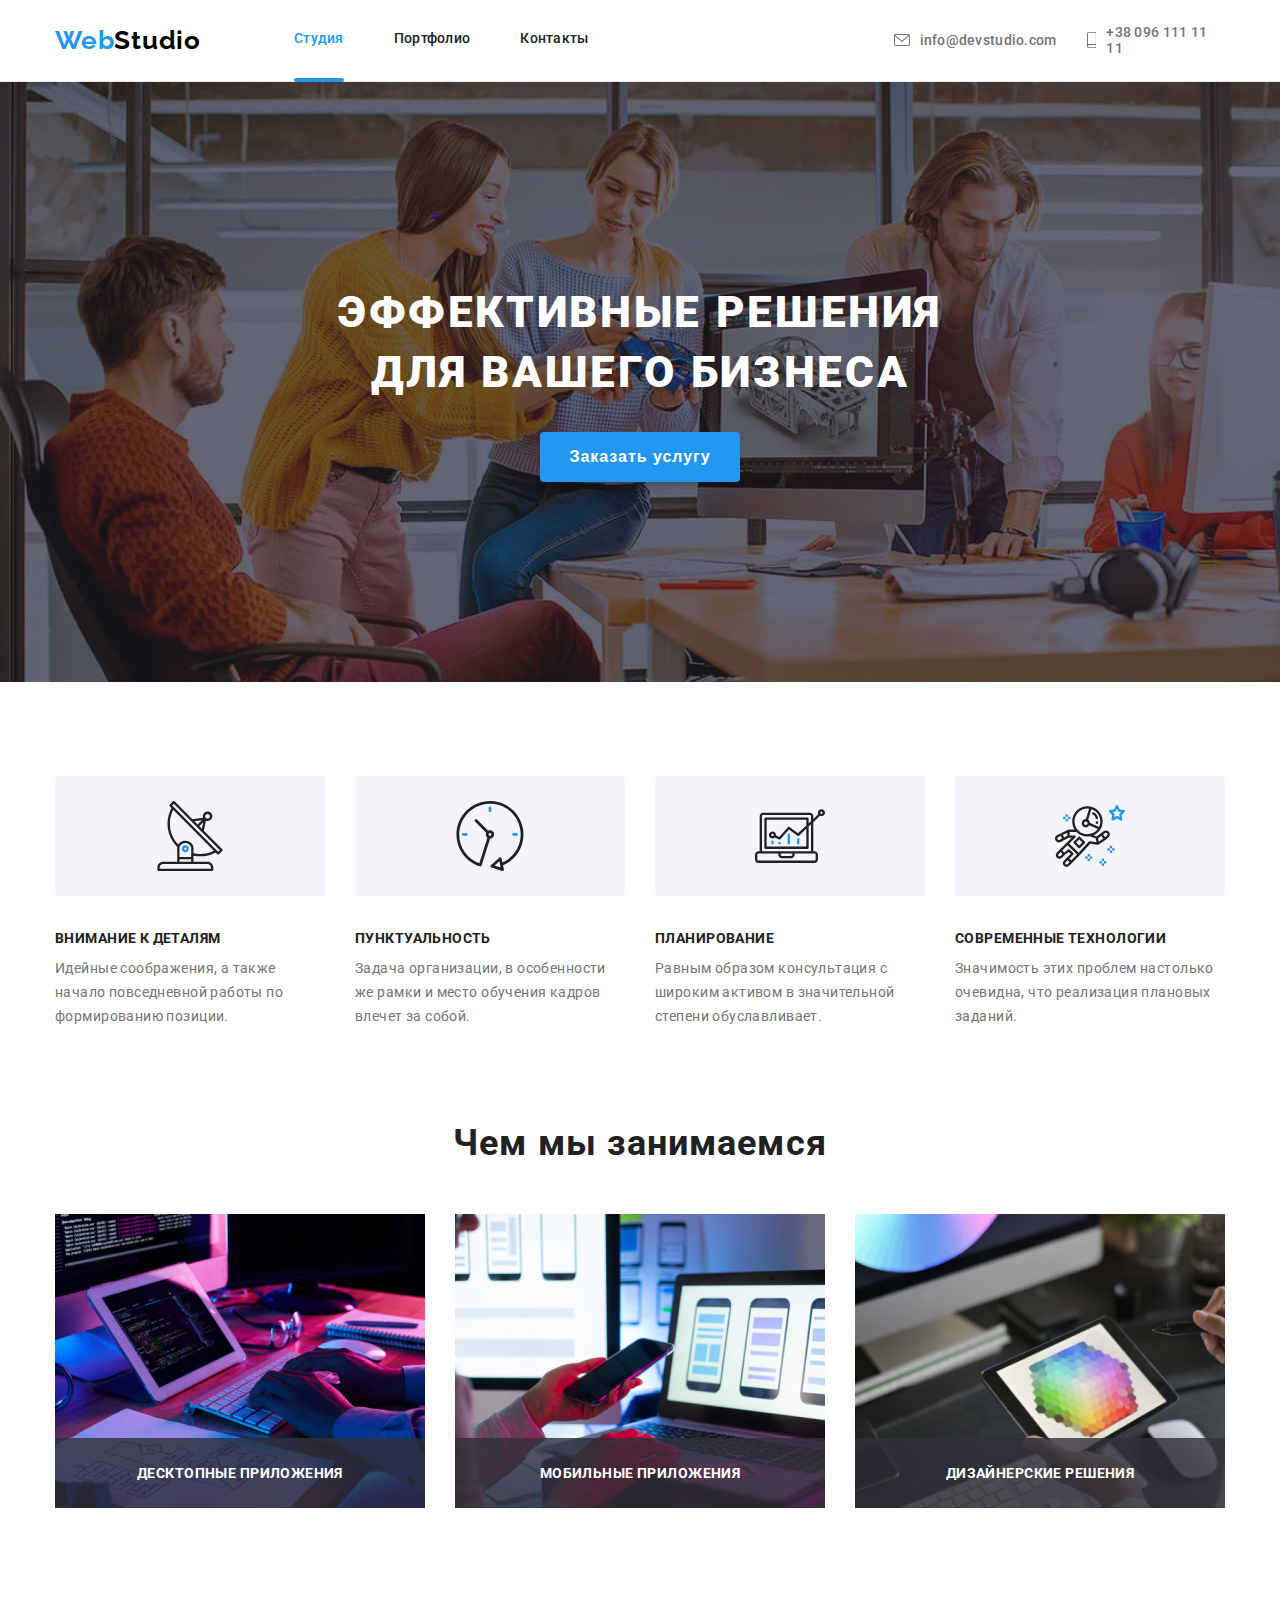
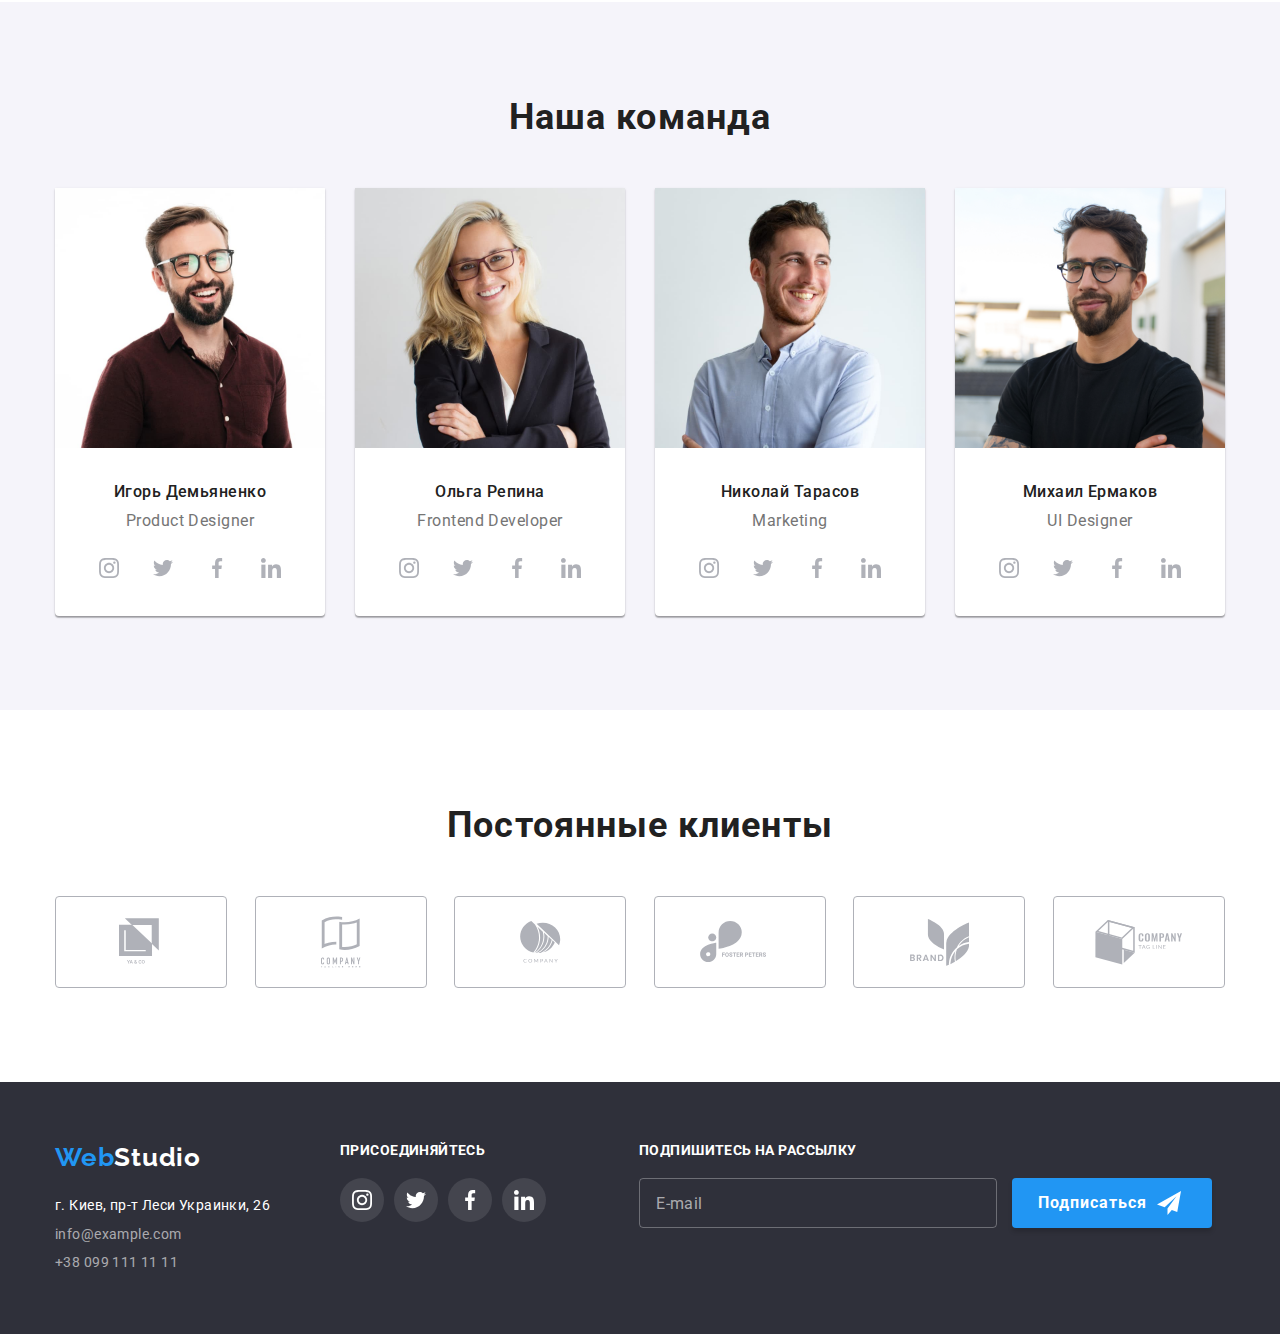
<file: index.html>
<!DOCTYPE html>
<html lang="ru">
<head>
    <meta charset="UTF-8">
    <meta name="viewport" content="width=device-width, initial-scale=1.0">
    <title>Студия</title>
    <link rel="stylesheet" href="./css/styles.css">
    <link href="https://fonts.googleapis.com/css2?family=Raleway:wght@700&family=Roboto:wght@400;500;700;900&display=swap" rel="stylesheet"/>
    <link rel="preconnect" href="https://fonts.gstatic.com">
    <link href="https://fonts.googleapis.com/css2?family=Roboto:wght@400;500;700;900&display=swap" rel="stylesheet">
</head>
<body class="body">
    <!-- Шапка страницы -->
    <header id="header">
        <div class="container">
            <div class="header-container">
                <!-- Логотип страницы -->
                <a href="./index.html" class="logo">Web<span>Studio</span></a>
                <!-- Навигация страницы -->
                <nav class="main-nav">
                    <ul class="site-nav">
                        <li>
                            <a href="./index.html" class="link current">Студия</a>
                        </li>
                        <li>
                            <a href="./portfolio.html" class="link">Портфолио</a>
                        </li>
                        <li>
                            <a href="" class="link">Контакты</a>
                        </li>
                    </ul>
                    <!-- Контакты -->
                    <ul class="contacts-nav">
                        <li>
                            <a href="mailto:info@devstudio.com">
                                <svg class="link-icon icon-email">
                                    <use href="./images/icons/sprite.svg#icon-message"></use>
                                </svg>
                                info@devstudio.com
                            </a>
                        </li>
                        <li>
                            <a href="tel:+380961111111">
                                <svg class="link-icon icon-smartphone">
                                    <use href="./images/icons/sprite.svg#icon-smartphone"></use>
                                </svg>
                                +38 096 111 11 11
                            </a>
                        </li>
                    </ul>
                </nav>
            </div>
        </div>
    </header>
    <!-- Контент страницы -->
    <main>
        <section class="block-one">
                <div class="container">
                    <div class="div-block-one">
                        <h1 class="block-one-text">Эффективные решения <br> для вашего бизнеса</h1>
                        <button data-modal-open class="button">Заказать услугу</button>
                        <div class="backdrop is-hidden" data-modal>
                            <div class="modal">
                                <button data-modal-close class="button-close">
                                    <svg class="data-modal-icon" width="11px" height="11px">
                                        <use href="./images/icons/sprite.svg#icon-close"></use>
                                    </svg>
                                </button>
                                <p>
                                    Оставьте свои данные, мы вам перезвоним
                                </p>
                                <!-- Содержимое модального окна -->
                                <div class="modal-input-div">
                                    <ul class="modal-input">
                                        <li>
                                            <div class="modal-input-text">Имя</div>
                                            <div class="modal-section">
                                                <input type="text" name="name" class="input-text">
                                                <svg class="modal-input-svg">
                                                    <use href="./images/icons/sprite.svg#icon-name"></use>
                                                </svg>
                                            </div>
                                        </li>
                                        <li>
                                            <div class="modal-input-text">Телефон</div>
                                            <div class="modal-section">
                                                <input type="tel" name="telephone" class="input-text">
                                                <svg class="modal-input-svg">
                                                    <use href="./images/icons/sprite.svg#icon-call"></use>
                                                </svg>
                                            </div>
                                        </li>
                                        <li>
                                            <div class="modal-input-text">Почта</div>
                                            <div class="modal-section">
                                                <input type="email" name="email" class="input-text">
                                                <svg class="modal-input-svg">
                                                    <use href="./images/icons/sprite.svg#icon-mess"></use>
                                                </svg>
                                            </div>
                                        </li>
                                        <li>
                                            <div class="modal-input-text">Коментарий</div>
                                            <div class="modal-section">
                                                <textarea class="comment" name="comment" placeholder="Введите текст"></textarea>
                                            </div>    
                                        </li>
                                    </ul>
                                </div>
                                <!-- Чекбокс -->
                                <div class="checkbox">
                                    <label class="lable-checkbox">
                                        <input class="input-checkbox" type="checkbox" value="agree" name="checkbox">
                                            <svg width="16" height="15">
                                                <use href="./images/icons/sprite.svg#icon-box"></use>
                                            </svg>
                                        <span class="checkbox-text">Соглашаюсь с рассылкой и принимаю</span>
                                        <a class="checkbox-link" href=""> Условия договора</a>
                                    </label>
                                </div>
                                <!-- Кнопка оправки -->
                                <div class="modal-send">
                                    <button class="send-button">Отправить</button>
                                </div>
                            </div>
                        </div>
                    </div>
                </div>
        </section>
        <!-- Особенности -->
        <section class="features-section">
            <div class="container">
                <ul class="features">
                    <li>
                        <img src="./images/Rectangle 1.svg" alt="features" width="270px">
                        <h3>ВНИМАНИЕ К ДЕТАЛЯМ</h3>
                        <p>Идейные соображения, а также начало повседневной работы по формированию позиции.</p>
                    </li>
                    <li>
                        <img src="./images/Rectangle 2.svg" alt="features" width="270px">
                        <h3>ПУНКТУАЛЬНОСТЬ</h3>
                        <p>Задача организации, в особенности же рамки и место обучения кадров влечет за собой.</p>
                    </li>
                    <li>
                        <img src="./images/Rectangle 3.svg" alt="features" width="270px">
                        <h3>ПЛАНИРОВАНИЕ</h3>
                        <p>Равным образом консультация с широким активом в значительной степени обуславливает.</p>
                    </li>
                    <li>
                        <img src="./images/Rectangle 4.svg" alt="features" width="270px">
                        <h3>СОВРЕМЕННЫЕ ТЕХНОЛОГИИ</h3>
                        <p>Значимость этих проблем настолько очевидна, что реализация плановых заданий.</p>
                    </li>
                </ul>
            </div>
        </section>
        <!-- Чем мы занимаемся-->
        <section class="work">
            <div class="container">
                <div class="work-div">
                    <h2>Чем мы занимаемся</h2>
                        <ul class="work-ul">
                            <li>
                                <div class="work-img">
                                    <img src="./images/img01.png" alt="изображение" width="370">
                                    <div class="work-text">
                                        <p>ДЕСКТОПНЫЕ ПРИЛОЖЕНИЯ</p>
                                    </div>
                                </div>
                            </li>
                            <li>
                                <div class="work-img">
                                    <img src="./images/img02.png" alt="изображение" width="370">
                                    <div class="work-text">
                                        <p>МОБИЛЬНЫЕ ПРИЛОЖЕНИЯ</p>
                                    </div>
                                </div>
                            </li>
                            <li>
                                <div class="work-img">
                                    <img src="./images/img03.png" alt="изображение" width="370">
                                    <div class="work-text">
                                        <p>ДИЗАЙНЕРСКИЕ РЕШЕНИЯ</p>
                                    </div>
                                </div>
                            </li>
                        </ul>
                </div>
            </div>
        </section>
        <!-- Наша команда -->
        <section class="commands">
            <div class="container">
                <div class="commands-div">
                    <h2>Наша команда</h2>
                    <ul class="commands-list">
                        <li>
                            <img src="./images/people01.jpg" alt="Игорь Демьяненко" width="270">
                            <div class="commands-text">
                                <h3>Игорь Демьяненко</h3>
                                <p>Product Designer</p>
                                <div class="social-list">
                                    <a href="" class="social-list-link">
                                        <svg class="social-list-icon" width="44px" height="44px">
                                            <use href="./images/icons/sprite.svg#icon-instagram">
                                            </use>
                                        </svg>
                                    </a>
                                    <a href="" class="social-list-link">
                                        <svg class="social-list-icon">
                                            <use href="./images/icons/sprite.svg#icon-twitter"></use>
                                        </svg>
                                    </a>
                                    <a href="" class="social-list-link">
                                        <svg class="social-list-icon">
                                            <use href="./images/icons/sprite.svg#icon-facebook"></use>
                                        </svg>
                                    </a>
                                    <a href="" class="social-list-link">
                                        <svg class="social-list-icon">
                                            <use href="./images/icons/sprite.svg#icon-linkedin"></use>
                                        </svg>
                                    </a>
                                </div>
                            </div>
                        </li>
                        <li>
                            <img src="./images/people02.jpg" alt="Ольга репина" width="270">
                            <div class="commands-text">
                                <h3>Ольга Репина</h3>
                                <p>Frontend Developer</p>
                                <div class="social-list">
                                    <a href="" class="social-list-link">
                                        <svg class="social-list-icon" width="44px" height="44px">
                                            <use href="./images/icons/sprite.svg#icon-instagram"></use>
                                        </svg>
                                    </a>
                                    <a href="" class="social-list-link">
                                        <svg class="social-list-icon">
                                            <use href="./images/icons/sprite.svg#icon-twitter"></use>
                                        </svg>
                                    </a>
                                    <a href="" class="social-list-link">
                                        <svg class="social-list-icon">
                                            <use href="./images/icons/sprite.svg#icon-facebook"></use>
                                        </svg>
                                    </a>
                                    <a href="" class="social-list-link">
                                        <svg class="social-list-icon">
                                            <use href="./images/icons/sprite.svg#icon-linkedin"></use>
                                        </svg>
                                    </a>
                                </div>
                            </div>
                        </li>
                        <li>
                            <img src="./images/people03.jpg" alt="Николай Тарасов" width="270">
                            <div class="commands-text">
                                <h3>Николай Тарасов</h3>
                                <p>Marketing</p>
                                <div class="social-list">
                                    <a href="" class="social-list-link">
                                        <svg class="social-list-icon" width="44px" height="44px">
                                            <use href="./images/icons/sprite.svg#icon-instagram"></use>
                                        </svg>
                                    </a>
                                    <a href="" class="social-list-link">
                                        <svg class="social-list-icon">
                                            <use href="./images/icons/sprite.svg#icon-twitter"></use>
                                        </svg>
                                    </a>
                                    <a href="" class="social-list-link">
                                        <svg class="social-list-icon">
                                            <use href="./images/icons/sprite.svg#icon-facebook"></use>
                                        </svg>
                                    </a>
                                    <a href="" class="social-list-link">
                                        <svg class="social-list-icon">
                                            <use href="./images/icons/sprite.svg#icon-linkedin"></use>
                                        </svg>
                                    </a>
                                </div>
                            </div>
                        </li>
                        <li>
                            <img src="./images/people04.png" alt="Михаил Ермаков" width="270">
                            <div class="commands-text">
                                <h3>Михаил Ермаков</h3>
                                <p>UI Designer</p>
                                <div class="social-list">
                                    <a href="" class="social-list-link">
                                        <svg class="social-list-icon" width="44px" height="44px">
                                            <use href="./images/icons/sprite.svg#icon-instagram"></use>
                                        </svg>
                                    </a>
                                    <a href="" class="social-list-link">
                                        <svg class="social-list-icon">
                                            <use href="./images/icons/sprite.svg#icon-twitter"></use>
                                        </svg>
                                    </a>
                                    <a href="" class="social-list-link">
                                        <svg class="social-list-icon">
                                            <use href="./images/icons/sprite.svg#icon-facebook"></use>
                                        </svg>
                                    </a>
                                    <a href="" class="social-list-link">
                                        <svg class="social-list-icon">
                                            <use href="./images/icons/sprite.svg#icon-linkedin"></use>
                                        </svg>
                                    </a>
                                </div>
                            </div>
                        </li>
                    </ul>
                </div>
            </div>
        </section>
        <!-- Постоянные клиенты -->
        <section class="clients">
            <div class="container">
                <div class="clients-div">
                    <h2>Постоянные клиенты</h2>
                    <ul class="clients-list">
                        <li>
                            <a href="" class="clients-link">
                                <svg class="clients-icon" width="44px" height="49px">
                                    <use href="./images/icons/sprite.svg#icon-client-1"></use>
                                </svg>
                            </a>
                        </li>
                        <li>
                            <a href="" class="clients-link">
                                <svg class="clients-icon" width="40px" height="52px">
                                    <use href="./images/icons/sprite.svg#icon-client-2"></use>
                                </svg>
                            </a>
                        </li>
                        <li>
                            <a href="" class="clients-link">
                                <svg class="clients-icon" width="41px" height="42px">
                                    <use href="./images/icons/sprite.svg#icon-client-3"></use>
                                </svg>
                            </a>
                        </li>
                        <li>
                            <a href="" class="clients-link">
                                <svg class="clients-icon" width="79px" height="42px">
                                    <use href="./images/icons/sprite.svg#icon-client-4"></use>
                                </svg>
                            </a>
                        </li>
                        <li>
                            <a href="" class="clients-link">
                                <svg class="clients-icon" width="59px" height="47px">
                                    <use href="./images/icons/sprite.svg#icon-client-5"></use>
                                </svg>
                            </a>
                        </li>
                        <li>
                            <a href="" class="clients-link">
                                <svg class="clients-icon" width="88px" height="45px">
                                    <use href="./images/icons/sprite.svg#icon-client-6"></use>
                                </svg>
                            </a>
                        </li>
                    </ul>
                </div>
            </div>
        </section>
    </main>
    <!-- Подвал страницы -->
    <footer class="page-footer">
        <div class="container">
            <div class="footer-div">
                <div class="footer-container">
                    <a href="./index.html" class="footer-logo">Web<span>Studio</span></a>
                    <!-- Адрес и контакты -->
                    <address class="footer-address">
                        <ul class="adress-footer">
                            <li class="adress">г. Киев, пр-т Леси Украинки, 26</li>
                            <li><a href="mailto:info@example.com">info@example.com</a></li>
                            <li><a href="tel:+380991111111">+38 099 111 11 11</a></li>
                        </ul>
                    </address>
                </div>
                <div class="footer-social">
                    <p class="footer-social-description">ПРИСОЕДИНЯЙТЕСЬ</p>
                    <ul class="footer-social-list">
                        <li>
                            <a href="" class="footer-social-link">
                                <svg class="footer-social-icon">
                                    <use href="./images/icons/sprite.svg#icon-instagram"></use>
                                </svg>
                            </a>
                        </li>
                        <li>
                            <a href="" class="footer-social-link">
                                <svg class="footer-social-icon">
                                    <use href="./images/icons/sprite.svg#icon-twitter"></use>
                                </svg>
                            </a>
                        </li>
                        <li>
                            <a href="" class="footer-social-link">
                                <svg class="footer-social-icon">
                                    <use href="./images/icons/sprite.svg#icon-facebook"></use>
                                </svg>
                            </a>
                        </li>
                        <li>
                            <a href="" class="footer-social-link">
                                <svg class="footer-social-icon">
                                    <use href="./images/icons/sprite.svg#icon-linkedin"></use>
                                </svg>
                            </a>
                        </li>
                    </ul>
                </div>
                <!-- Подписка -->
                <div class="subscription">
                    <p>ПОДПИШИТЕСЬ НА РАССЫЛКУ</p>
                    <div class="subscription-div">
                        <input type="email" name="email" placeholder="E-mail" class="subscription-input">
                        <button class="button-subscription">
                            <span>Подписаться</span>
                            <svg>
                                <use href="./images/icons/sprite.svg#icon-send"></use>
                            </svg>
                        </button>
                    </div>
                </div>
            </div>
        </div>
    </footer>

    <script src="./js/modal.js"></script>
</body>
</html>
</file>
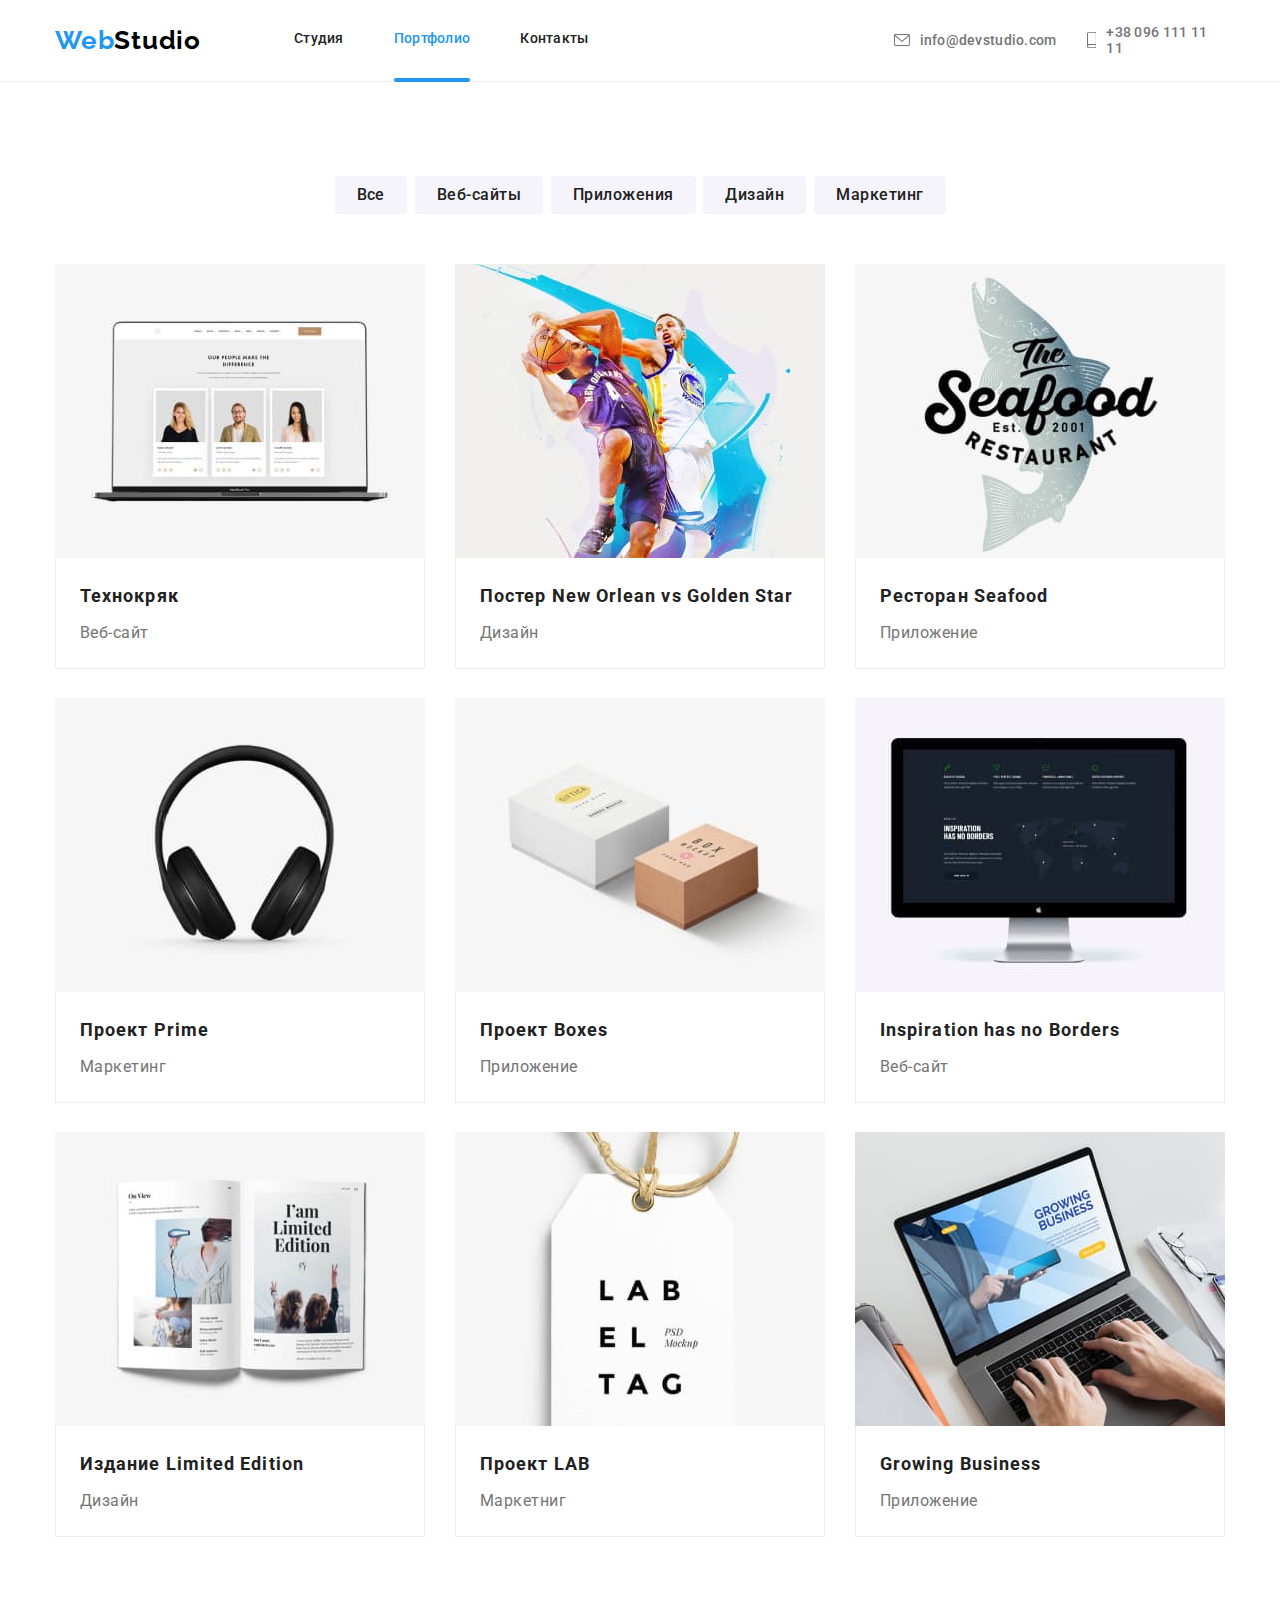
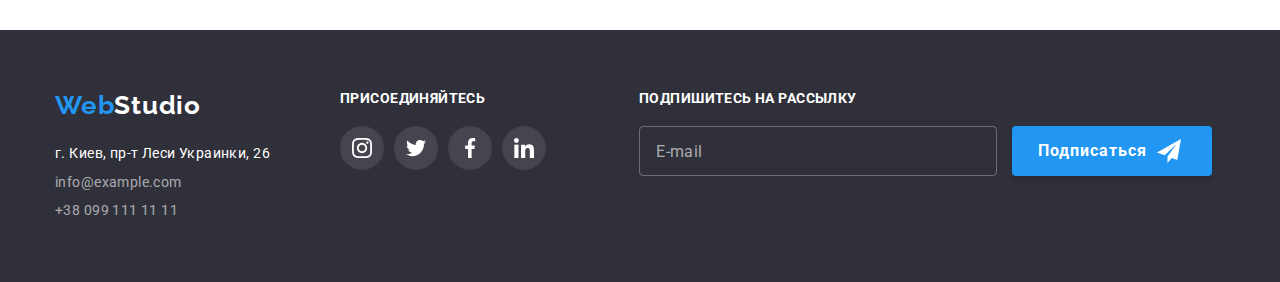
<file: portfolio.html>
<!DOCTYPE html>
<html lang="ru">
<head>
    <meta charset="UTF-8">
    <meta name="viewport" content="width=device-width, initial-scale=1.0">
    <title>Портфолио</title>
    <link rel="stylesheet" href="./css/styles.css">
    <link href="https://fonts.googleapis.com/css2?family=Raleway:wght@700&family=Roboto:wght@400;500;700;900&display=swap" rel="stylesheet"/>
    <link rel="preconnect" href="https://fonts.gstatic.com">
    <link href="https://fonts.googleapis.com/css2?family=Roboto:wght@400;500;700;900&display=swap" rel="stylesheet">
</head>
<body class="body">
    <!-- Шапка страницы -->
    <header id="header">
        <div class="container">
            <div class="header-container">
                <!-- Логотип страницы -->
                <a href="./index.html" class="logo">Web<span>Studio</span></a>
                <!-- Навигация страницы -->
                <nav class="main-nav">
                    <ul class="site-nav">
                        <li><a href="./index.html" class="link">Студия</a></li>
                        <li><a href="./portfolio.html" class="link current">Портфолио</a></li>
                        <li><a href="" class="link">Контакты</a></li>
                    </ul>
                    <!-- Контакты -->
                    <ul class="contacts-nav">
                        <li>
                            <a href="mailto:info@devstudio.com">
                                <svg class="link-icon icon-email">
                                    <use href="./images/icons/sprite.svg#icon-message"></use>
                                </svg>
                                info@devstudio.com
                            </a>
                        </li>
                        <li>
                            <a href="tel:+380961111111">
                                <svg class="link-icon icon-smartphone">
                                    <use href="./images/icons/sprite.svg#icon-smartphone"></use>
                                </svg>
                                +38 096 111 11 11
                            </a>
                        </li>
                    </ul>
                </nav>
            </div>
        </div>
    </header>
    <!--Контент страницы-->
    <main>
        <!-- <div class="container"> -->
            <!-- Проекты -->
            <section class="portfolio">
                <div class="container">
                    <div class="portfolio-div">
                        <ul class="portfolio-nav">
                            <li><button>Все</button></li>
                            <li><button>Веб-сайты</button></li>
                            <li><button>Приложения</button></li>
                            <li><button>Дизайн</button></li>
                            <li><button>Маркетинг</button></li>
                        </ul>
                        <ul class="projects">
                                <li>
                                    <a href="">
                                        <div class="projects-image">
                                            <img src="./images/portfolio/project_01.jpg" alt="project 1" width="370">
                                            <div class="overlay">
                                                <p>Технокряк это современная площадка распространения коронавируса. Компании используют эту платформу для цифрового шпионажа и атак на защищённые сервера конкурентов.</p>
                                            </div>
                                        </div>
                                        <div class="projects-text">
                                            <h3>Технокряк</h3>
                                            <p>Веб-сайт</p>
                                        </div>
                                    </a>
                                </li>
                            <li>
                                <a href="">
                                    <div class="projects-image">
                                        <img src="./images/portfolio/project_02.jpg" alt="project 2" width="370">
                                        <div class="overlay">
                                            <p>Технокряк это современная площадка распространения коронавируса. Компании используют эту платформу для цифрового шпионажа и атак на защищённые сервера конкурентов.</p>
                                        </div>
                                    </div>
                                    <div class="projects-text">
                                        <h3>Постер New Orlean vs Golden Star</h3>
                                        <p>Дизайн</p>
                                    </div>
                                </a>
                            </li>
                            <li>
                                <a href="">
                                    <div class="projects-image">
                                        <img src="./images/portfolio/project_03.jpg" alt="project 3" width="370">
                                        <div class="overlay">
                                            <p>Технокряк это современная площадка распространения коронавируса. Компании используют эту платформу для цифрового шпионажа и атак на защищённые сервера конкурентов.</p>
                                        </div>
                                    </div>
                                    <div class="projects-text">
                                        <h3>Ресторан Seafood</h3>
                                        <p>Приложение</p>
                                    </div>
                                </a>
                            </li>
                            <li>
                                <a href="">
                                    <div class="projects-image">
                                        <img src="./images/portfolio/project_04.jpg" alt="project 4" width="370">
                                        <div class="overlay">
                                            <p>Технокряк это современная площадка распространения коронавируса. Компании используют эту платформу для цифрового шпионажа и атак на защищённые сервера конкурентов.</p>
                                        </div>
                                    </div>
                                    <div class="projects-text">
                                        <h3>Проект Prime</h3>
                                        <p>Маркетинг</p>
                                    </div>
                                </a>
                            </li>
                            <li>
                                <a href="">
                                    <div class="projects-image">
                                        <img src="./images/portfolio/project_05.jpg" alt="project 5" width="370">
                                        <div class="overlay">
                                            <p>Технокряк это современная площадка распространения коронавируса. Компании используют эту платформу для цифрового шпионажа и атак на защищённые сервера конкурентов.</p>
                                        </div>
                                    </div>
                                    <div class="projects-text">
                                        <h3>Проект Boxes</h3>
                                        <p>Приложение</p>
                                    </div>
                                </a>
                            </li>
                            <li>
                                <a href="">
                                    <div class="projects-image">
                                        <img src="./images/portfolio/project_06.jpg" alt="project 6" width="370">
                                        <div class="overlay">
                                            <p>Технокряк это современная площадка распространения коронавируса. Компании используют эту платформу для цифрового шпионажа и атак на защищённые сервера конкурентов.</p>
                                        </div>
                                    </div>
                                    <div class="projects-text">
                                        <h3>Inspiration has no Borders</h3>
                                        <p>Веб-сайт</p>
                                    </div>
                                </a>
                            </li>
                            <li>
                                <a href="">
                                    <div class="projects-image">
                                        <img src="./images/portfolio/project_07.jpg" alt="project 7" width="370">
                                        <div class="overlay">
                                            <p>Технокряк это современная площадка распространения коронавируса. Компании используют эту платформу для цифрового шпионажа и атак на защищённые сервера конкурентов.</p>
                                        </div>
                                    </div>
                                    <div class="projects-text">
                                        <h3>Издание Limited Edition</h3>
                                        <p>Дизайн</p>
                                    </div>
                                </a>
                            </li>
                            <li>
                                <a href="">
                                    <div class="projects-image">
                                        <img src="./images/portfolio/project_08.jpg" alt="project 8" width="370">
                                        <div class="overlay">
                                            <p>Технокряк это современная площадка распространения коронавируса. Компании используют эту платформу для цифрового шпионажа и атак на защищённые сервера конкурентов.</p>
                                        </div>
                                    </div>
                                    <div class="projects-text">
                                        <h3>Проект LAB</h3>
                                        <p>Маркетниг</p>
                                    </div>
                                </a>
                            </li>
                            <li>
                                <a href="">
                                    <div class="projects-image">
                                        <img src="./images/portfolio/project_09.jpg" alt="project 9" width="370">
                                        <div class="overlay">
                                            <p>Технокряк это современная площадка распространения коронавируса. Компании используют эту платформу для цифрового шпионажа и атак на защищённые сервера конкурентов.</p>
                                        </div>
                                    </div>
                                    <div class="projects-text">
                                        <h3>Growing Business</h3>
                                        <p>Приложение</p>
                                    </div>
                                </a>
                            </li>
                        </ul>
                    </div>
                </div>
            </section>
        <!-- </div> -->
    </main>
    <!--Підвал сторінки-->
    <footer class="page-footer">
        <div class="container">
            <div class="footer-div">
                <div class="footer-container">
                    <a href="./index.html" class="footer-logo">Web<span>Studio</span></a>
                    <!-- Адрес и контакты -->
                    <address class="footer-address">
                        <ul class="adress-footer">
                            <li class="adress">г. Киев, пр-т Леси Украинки, 26</li>
                            <li><a href="mailto:info@example.com">info@example.com</a></li>
                            <li><a href="tel:+380991111111">+38 099 111 11 11</a></li>
                        </ul>
                    </address>
                </div>
                <div class="footer-social">
                    <p class="footer-social-description">ПРИСОЕДИНЯЙТЕСЬ</p>
                    <ul class="footer-social-list">
                        <li>
                            <a href="" class="footer-social-link">
                                <svg class="footer-social-icon">
                                    <use href="./images/icons/sprite.svg#icon-instagram"></use>
                                </svg>
                            </a>
                        </li>
                        <li>
                            <a href="" class="footer-social-link">
                                <svg class="footer-social-icon">
                                    <use href="./images/icons/sprite.svg#icon-twitter"></use>
                                </svg>
                            </a>
                        </li>
                        <li>
                            <a href="" class="footer-social-link">
                                <svg class="footer-social-icon">
                                    <use href="./images/icons/sprite.svg#icon-facebook"></use>
                                </svg>
                            </a>
                        </li>
                        <li>
                            <a href="" class="footer-social-link">
                                <svg class="footer-social-icon">
                                    <use href="./images/icons/sprite.svg#icon-linkedin"></use>
                                </svg>
                            </a>
                        </li>
                    </ul>
                </div>
                <!-- Подписка -->
                <div class="subscription">
                    <p>ПОДПИШИТЕСЬ НА РАССЫЛКУ</p>
                    <div class="subscription-div">
                        <input type="email" name="email" placeholder="E-mail" class="subscription-input">
                        <button class="button-subscription">
                            <span>Подписаться</span>
                            <svg>
                                <use href="./images/icons/sprite.svg#icon-send"></use>
                            </svg>
                        </button>
                    </div>
                </div>
            </div>
        </div>
    </footer>
</body>
</html>
</file>
<file: css/styles.css>
:root { 
    --text-color-black: #212121;
    --text-color-grey: #757575;
    --text-color-white: #FFFFFF;
    --accent-color: #2196F3;
    --bt-primary: #F5F4FA;
    --bt-second: #2196F3;
    --background-color: #2F303A;
    --icon-collor: #AFB1B8;
    --border-color: #EEEEEE;
    --black-color: #000000;
    --border-header: #ECECEC;
    --animation-timing: cubic-bezier(0.4, 0, 0.2, 1);
}

*{
    margin: 0;
    padding: 0;
}

*
*::before,
*::after{
    box-sizing: inherit;
}

ul{
    list-style: none;
}

.is-hidden{
    display: none;
}

a {
    text-decoration: none;
  }

h2{
    font-weight: 700;
    font-size: 36px;
    line-height: 42px;
    letter-spacing: 0.03em;
    color: var(--text-color-black);
}

.body{
    margin: 0;
    font-family: Roboto, sans-serif;
    background: var(--text-color-white);
}

/*Шапка страницы*/
#header{
    background: var(--text-color-white);
    padding-top: 24px;
    padding-bottom: 25px;
    border-bottom: 1px solid var(--border-header);
}

.header-container{
    display: flex;
    align-items: center;
    justify-content: space-between;
}

.logo{
    font-family: Raleway;
    font-style: normal;
    font-weight: 700;
    font-size: 26px;
    line-height: 31px;
    letter-spacing: 0.03em;
    color: var(--accent-color);
    margin-right: 93px;
}

.logo span{
    color: var(--black-color);
}

/*Навигация страницы*/
.main-nav{
    display: flex;
    align-items: center;
}

.site-nav{
    display: flex;
    margin-right: 305px;
}

.site-nav a{
    color: var(--text-color-black);
    font-weight: 500;
    font-size: 14px;
    line-height: 16px;
    letter-spacing: 0.02em;
    transition: 250ms cubic-bezier(0.4, 0, 0.2, 1);
}

.site-nav li:nth-child(-n+2){
    padding-right: 50px;
}

.site-nav li{
    display: flex;
    justify-content: space-around;
}

.site-nav a:hover,
.site-nav a:focus{
    color: var(--bt-second);
    transition: 250ms cubic-bezier(0.4, 0, 0.2, 1);
}

.site-nav .link.current{
    color: var(--accent-color);
}

.site-nav .link.current::after{
    display: box;
    background: currentColor;
    content: "";
    width: inherit;
    height: 4px;
    border-radius: 2px;
    display: flex;
    position: relative;
    top: 31.5px;
}

/*Контакты*/
.contacts-nav{
    display: flex;
}

.contacts-nav li{
    display: flex;
    align-items: center;
}

.contacts-nav li:nth-child(1){
    padding-right: 30px;
}

.contacts-nav a{
    font-weight: 500;
    font-size: 14px;
    line-height: 16px;
    letter-spacing: 0.02em;
    color: var(--text-color-grey);
    display: flex;
    align-items: center;
    transition: 250ms cubic-bezier(0.4, 0, 0.2, 1);
}

.contacts-nav a:hover,
.contacts-nav a:focus{
    font-weight: 500;
    font-size: 14px;
    line-height: 16px;
    letter-spacing: 0.02em;
    color: var(--bt-second);
    transition: 250ms cubic-bezier(0.4, 0, 0.2, 1);
}

.link-icon{
    fill: currentColor;
    padding-right: 10px;
}

.icon-email{
    width: 16px;
    height: 12px;
}

.icon-smartphone{
    width: 10px;
    height: 16px;
}

/*Контент страницы*/
.container{
    width: 1170px;
    padding-top: 0px;
    padding-right: 15px;
    padding-bottom: 0px;
    padding-left: 15px;
    margin-left: auto;
    margin-right: auto;
    position: relative;
}

.block-one{
    text-align: center;
    background-color: #c4c4c4;
    background-image: linear-gradient(
        to right,    
     rgba(47, 48, 58, 0.4),
     rgba(47, 48, 58, 0.4)
    ), url('../images/Img-overlay.jpg');
    background-size: cover;
    padding-top: 200px;
    padding-bottom: 200px;
}

.div-block-one{
    display: flex;
    flex-direction: column;
    align-items: center;
    position: relative;
}

.block-one-text{
    font-weight: 900;
    font-size: 44px;
    line-height: 60px;
    letter-spacing: 0.06em;
    text-transform: uppercase;
    color: var(--text-color-white);
    margin: 0;
}

.button {
    width: 200px;
    height: 50px;
    background: var(--bt-second);
    box-shadow: 0px 4px 4px rgba(0, 0, 0, 0.15);
    border-radius: 4px;
    font-weight: 700;
    font-size: 16px;
    line-height: 30px;
    letter-spacing: 0.06em;
    display: flex;
    justify-content: center;
    align-items: center;
    margin-top: 30px;
    margin-left: auto;
    margin-right: auto;
    color: var(--text-color-white);
    border: 0;
    outline: none;
}

.backdrop{
    position: fixed;
    top: 0;
    left: 0;
    width: 100%;
    height: 100%;
    background: rgba(0, 0, 0, 0.2);
    opacity: 1;
    z-index: 1;
}

.backdrop.is-hidden{
    opacity: 0;
    pointer-events: none;
    visibility: hidden;
}

.backdrop.is-hidden .modal{
    /* transform: translate(100%, 100%); */
    /* transition:  250ms cubic-bezier(0.4, 0, 0.2, 1); */
    opacity: 0;
}
    
.modal{
    position: fixed;
    top: 50%;
    left: 50%;
    transform: translate(-50%, -50%);
    width: 528px;
    height: 581px;
    background-color: var(--text-color-white);
    box-shadow: 0px 1px 3px rgba(0, 0, 0, 0.12), 0px 1px 1px rgba(0, 0, 0, 0.14), 0px 2px 1px rgba(0, 0, 0, 0.2);
    border-radius: 4px;
    animation-name: anim;
    animation-duration: 250ms;
    animation-timing-function: cubic-bezier(0.4, 0, 0.2, 1);
    opacity: 1;
    z-index: 2;
}

@keyframes anim{
    0%{
        transform: scale(0) translate(-50%, -50%);
    }
    
    100%{
        transform: scale(1) translate(-50%, -50%);
    }
}

.modal p{
    font-family: Roboto;
    font-style: normal;
    font-weight: bold;
    font-size: 20px;
    line-height: 23px;
    text-align: center;
    letter-spacing: 0.03em;
    color: #212121;
    padding-top: 2px;
    padding-bottom: 12px;
}

/* Содержимое модального окна */
.modal-input{
    padding-left: 40px;
    padding-right: 40px;
}

/* .modal-input li{
    cursor: pointer;
} */

.modal-input li:not(:last-child){
    padding-bottom: 10px;
}

.modal-input-text{
    font-family: Roboto;
    font-style: normal;
    font-weight: normal;
    font-size: 12px;
    line-height: 14px;
    letter-spacing: 0.01em;
    color: var(--text-color-grey);
    text-align: left;
    padding-bottom: 4px;
}

.modal-section{
    position: relative;
    display: flex;
    align-items: center;
}

.input-text{
    border: 1px solid rgba(33, 33, 33, 0.2);
    box-sizing: border-box;
    border-radius: 4px;
    width: 100%;
    height: 40px;
    padding-left: 42px;
    outline: none;
    color: var(--black-color);
    cursor: pointer;
    transition: 250ms cubic-bezier(0.4, 0, 0.2, 1);
}

.input-text.comments{
    height: 120px;
    padding-left: 16px;
}

.comment{
    width: 100%;
    height: 120px;
    resize: none;
    outline: none;
    border: 1px solid rgba(33, 33, 33, 0.2);
    box-sizing: border-box;
    border-radius: 4px;
    padding: 12px 16px;
    font-family: Roboto;
    font-style: normal;
    font-weight: normal;
    font-size: 14px;
    line-height: 16px;
    letter-spacing: 0.01em;
    color: var(--black-color);
    transition: 250ms cubic-bezier(0.4, 0, 0.2, 1);
}

.comment:hover,
.comment:focus{
    border: 1px solid var(--accent-color);
    transition: 250ms cubic-bezier(0.4, 0, 0.2, 1);
    cursor: pointer;
    
}

textarea[name="comment"]::-webkit-input-placeholder {
    color: rgba(117, 117, 117, 0.5)
   } 

textarea[name="comment"]::-moz-placeholder {
    color: rgba(117, 117, 117, 0.5)
   }

.input-text:hover,
.input-text:focus{
    transition: 250ms cubic-bezier(0.4, 0, 0.2, 1);
    fill: var(--accent-color);
    border: 1px solid var(--accent-color);
    box-sizing: border-box;
    border-radius: 4px;
    cursor: pointer;
}

.input-text:hover + .modal-input-svg,
.input-text:focus + .modal-input-svg{
    fill: var(--accent-color);
    transition: 250ms cubic-bezier(0.4, 0, 0.2, 1);
}

.modal-input-svg{
    width: 18px;
    height: 18px;
    position: absolute;
    left: 12px;
    fill: var(--text-color-black);
}

.input-comments:hover,
.input-comments:focus{
    border: 1px solid var(--accent-color);
    transition: 250ms cubic-bezier(0.4, 0, 0.2, 1);
}

/* Чекбокс */
.checkbox{
    display: flex;
    justify-content: center;
    align-items: center;
    margin-top: 20px;
}
  
.lable-checkbox{
    display: flex;
    align-items: center;
}
  
.input-checkbox{
    margin-right: 8px;
    appearance: none;
    cursor: pointer;
}
  
.input-checkbox svg{
    display: inline-block;
    transition-duration: 250ms;
    transition-timing-function: var(--animating-timing);
}
  
.input-checkbox:checked + svg{
    background-image: url("../images/icons/icon-check.svg");
    background-color: var(--accent-color);
    background-size: contain;
    background-origin: border-box;
    fill: transparent;
    border-radius: 2px;
    transition-duration: 250ms;
    transition-timing-function: var(--animating-timing);
}
  
.checkbox-text{
    font-family: Roboto;
    font-style: normal;
    font-weight: normal;
    font-size: 14px;
    line-height: 24px;
    letter-spacing: 0.03em;
    color: var(--text-color-grey);
    padding-left: 8.38px;
}
  
.checkbox-link{
    padding-left: 5px;
    font-family: Roboto;
    font-style: normal;
    font-weight: normal;
    font-size: 14px;
    line-height: 24px;
    letter-spacing: 0.03em;
    text-decoration-line: underline;
    color: var(--accent-color);
}

/* Кнопка отправки */
.modal-send{
    padding-top: 30px;
    display: flex;
    justify-content: center;
}

.send-button{
    background: var(--accent-color);
    box-shadow: 0px 4px 4px rgba(0, 0, 0, 0.15);
    border-radius: 4px;
    border: 0;
    width: 200px;
    height: 50px;
    font-family: Roboto;
    font-style: normal;
    font-weight: bold;
    font-size: 16px;
    line-height: 30px;
    display: flex;
    align-items: center;
    text-align: center;
    letter-spacing: 0.06em;
    color: var(--text-color-white);
    display: flex;
    justify-content: center;
    align-items: center;
    transition: 250ms cubic-bezier(0.4, 0, 0.2, 1);
    outline: none;
}

.send-button:hover,
.send-button:focus{
    background: #188CE8;
    cursor: pointer;
    transition: 250ms cubic-bezier(0.4, 0, 0.2, 1);
}

.button-close{
    width: 30px;
    height: 30px;
    background-color: var(--text-color-white);
    border-radius: 100%;
    border: 1px solid rgba(0, 0, 0, 0.1);
    color: var(--black-color);
    margin-top: 8px;
    margin-right: 8px;
    display: flex;
    justify-content: center;
    align-items: center;
    position: relative;
    left: 490px;
    transition: 250ms cubic-bezier(0.4, 0, 0.2, 1);
    cursor: pointer;
    /* animation-name: anim;
    animation-direction: reverse;
    animation-duration: 250ms; */
}

@keyframes back-anim{
    0%{
        transform: scale(1);
    }

    100%{
        transform: scale(0);
    }
}

.data-modal-icon{
    display: inline-block;
    width: 11px;
    height: 11px;
    fill: currentColor;
}

.button-close:hover{
    border: 1px solid rgba(0, 0, 0, 0.1);
    color: var(--accent-color);
    transition: 250ms cubic-bezier(0.4, 0, 0.2, 1);
}

/*Особенности*/
.features-section{
    padding-top: 94px;
}

.features{
    display: flex;
    justify-content: space-between;
}

.features li{
    width: 270px;
}

.features img{
    padding-bottom: 30px;
}

.features h3{
    font-weight: 700;
    font-size: 14px;
    line-height: 16px;
    letter-spacing: 0.03em;
    text-transform: uppercase;
    color: var(--text-color-black);
    padding-bottom: 10px;
}

.features p{
    font-weight: 400;
    font-size: 14px;
    line-height: 24px;
    letter-spacing: 0.03em;
    color: var(--text-color-grey);
}

/* Чем мы занимаемся */
.work{
    padding-top: 94px;
    padding-bottom: 94px;
}

.work-div{
    display: flex;
    flex-direction: column;
}

.work-div h2{
    text-align: center;
    padding-bottom: 50px;
}

.work-ul{
    display: flex;
    justify-content: space-between;
    /* position: relative; */
}

.work-ul li{
    display: flex;
}

.work-img{
    display: flex;
    justify-content: center;
    position: relative;
}

.work-img img{
    position: relative;
}

.work-text{
    background: rgba(47, 48, 58, 0.8);
    width: 370px;
    height: 70px;
    display: flex;
    justify-content: center;
    align-items: center;
    position: absolute;
    bottom: 0px;
}

.work-text p{
    position: absolute;
    font-family: Roboto;
    font-style: normal;
    font-weight: bold;
    font-size: 14px;
    line-height: 16px;
    text-align: center;
    letter-spacing: 0.03em;
    text-transform: uppercase;
    color: var(--text-color-white);
}

/* Наша команда */
.commands{
    background: var(--bt-primary);
    padding-top: 94px;
    padding-bottom: 94px;
}

.commands-div{
    display: flex;
    justify-content: center;
    flex-direction: column;
}

.commands-div h2{
    padding-bottom: 50px;
    text-align: center;
}

.commands-list{
    display: flex;
    justify-content: space-between;
}

.commands-list li{
    width: 270px;
    height: 428px;
    background: var(--text-color-white);
    box-shadow: 0px 1px 3px rgba(0, 0, 0, 0.12), 0px 1px 1px rgba(0, 0, 0, 0.14), 0px 2px 1px rgba(0, 0, 0, 0.2);
    border-radius: 0px 0px 4px 4px;
}

.commands-text{
    padding-top: 30px;
    padding-bottom: 30px;
    text-align: center;
}

.commands-list h3{
    font-weight: 500;
    font-size: 16px;
    line-height: 19px;
    letter-spacing: 0.03em;
    color: var(--text-color-black);
}

.commands-list p{
    font-size: 16px;
    line-height: 19px;
    letter-spacing: 0.03em;
    color: var(--text-color-grey);
    padding-top: 10px;
}

.social-list{
    padding-left: 32px;
    padding-right: 32px;
    margin-top: 16px;
    margin-bottom: 30px;
    display: flex;
    justify-content: space-between;
}

.social-list-link{
    width: 44px;
    height: 44px;
    border-radius: 50%;
    color: var(--icon-collor);
    display: flex;
    align-items: center;
    justify-content: center;
    transition: 250ms cubic-bezier(0.4, 0, 0.2, 1);
}

.social-list-link:hover,
.social-list-link:focus{
    color: var(--text-color-white);
    background-color: var(--accent-color);
    transition: 250ms cubic-bezier(0.4, 0, 0.2, 1);
}

.social-list-icon{
    width: 20px;
    height: 20px;
    fill: currentColor;
}

/* Постоянные клиенты */
.clients{
    padding-top: 94px;
    padding-bottom: 94px;
}

.clients-div{
    display: flex;
    flex-direction: column;
}

.clients-div h2{
    text-align: center;
}

.clients-list{
    padding-top: 50px;
    display: flex;
    justify-content: space-between;
}

.clients-list li{
    display: flex;
    justify-content: space-between;
}

.clients-link{
    width: 170px;
    height: 90px;
    border: 1px solid var(--icon-collor);
    border-radius: 4px;
    display: flex;
    justify-content: center;
    align-items: center;
    color: var(--icon-collor);
    transition: 250ms cubic-bezier(0.4, 0, 0.2, 1);
}

.clients-link:hover,
.clients-link:focus{
    color: var(--accent-color);
    border: 1px solid var(--accent-color);
    transition: 250ms cubic-bezier(0.4, 0, 0.2, 1);
}

.clients-icon{
    fill: currentColor;
}

.icon-clients:hover,
.icon-clients:focus{
    fill: var(--accent-color);
}

/* Подвал страницы */
.page-footer{
    background: var(--background-color);
    padding-top: 60px;
    padding-bottom: 60px;
    width: 100%;
}

.footer-div{
    display: flex;
}

.footer-container{
    display: flex;
    flex-direction: column;
}

.footer-address{
    display: flex;
}

/* Лого футтера */
.footer-logo{
    font-family: Raleway;
    font-style: normal;
    font-weight: bold;
    font-size: 26px;
    line-height: 31px;
    letter-spacing: 0.03em;
    color: var(--bt-second);
}

.footer-logo span{
    color: var(--text-color-white);
}

/* Адрес и контакты */
.adress-footer{
    padding-top: 20px;
    font-family: Roboto;
    font-style: normal;
    font-weight: normal;
    font-size: 14px;
    line-height: 24px;
    letter-spacing: 0.03em;
    height: 81px;
    display: flex;
    flex-direction: column;
    justify-content: space-between;
}

.adress{
    font-style: normal;
    font-weight: 400;
    font-size: 14px;
    line-height: 24px;
    letter-spacing: 0.03em;
    color: var(--text-color-white);
}

.adress-footer a{
    font-family: Roboto;
    font-style: normal;
    font-weight: normal;
    font-size: 14px;
    line-height: 24px;
    letter-spacing: 0.03em;
    color: rgba(255, 255, 255, 0.6);
}

/* Присоединяйтесь */
.footer-social{
    display: flex;
    flex-direction: column;
    margin-left: 70px;
}

.footer-social-description{
    font-family: Roboto;
    font-style: normal;
    font-weight: bold;
    font-size: 14px;
    line-height: 16px;
    letter-spacing: 0.03em;
    text-transform: uppercase;
    color: var(--text-color-white);
    padding-bottom: 20px;
}

.footer-social-list{
    display: flex;
}

.footer-social-list li{
    display: flex;
}

.footer-social-list li:not(:last-child){
    margin-right: 10px;
}

.footer-social-link{
    display: flex;
    justify-content: center;
    align-items: center;
    width: 44px;
    height: 44px;
    color: var(--text-color-white);
    background-color: rgba(255, 255, 255, 0.1);
    border-radius: 50%;
    transition: 250ms cubic-bezier(0.4, 0, 0.2, 1);
}

.footer-social-link:hover,
.footer-social-link:focus{
    background: var(--accent-color);
    transition: 250ms cubic-bezier(0.4, 0, 0.2, 1);
}

.footer-social-icon{
    fill: currentColor;
    width: 20px;
    height: 20px;
}

/* Подписка */
.subscription{
    display: flex;
    flex-direction: column;
    margin-left: 93px;
}
.subscription p{
    font-family: Roboto;
    font-style: normal;
    font-weight: bold;
    font-size: 14px;
    line-height: 16px;
    letter-spacing: 0.03em;
    text-transform: uppercase;
    color: var(--text-color-white);
}

.subscription-div{
    display: flex;
    padding-top: 20px;
}

.subscription-input{
    width: 358px;
    height: 50px;
    border: 1px solid rgba(255, 255, 255, 0.3);
    box-sizing: border-box;
    /* filter: drop-shadow(0px 4px 4px rgba(0, 0, 0, 0.15)); */
    background-color:rgba(0, 0, 0, 0.0);
    border-radius: 4px;
    padding-left: 16px;
    padding-right: 16px;
    color: var(--text-color-white);
    font-family: Roboto;
    font-style: normal;
    font-weight: normal;
    font-size: 16px;
    line-height: 20px;
    display: flex;
    align-items: center;
    letter-spacing: 0.03em;
    outline: none;
}

input[type="email"]::-webkit-input-placeholder {
    color: rgba(255, 255, 255, 0.6);
   } 

input[type="email"]::-moz-placeholder {
    color: rgba(255, 255, 255, 0.6);
   }

.button-subscription{
    width: 200px;
    height: 50px;
    background: var(--accent-color);
    box-shadow: 0px 4px 4px rgba(0, 0, 0, 0.15);
    border-radius: 4px;
    border: 0px;
    display: flex;
    align-items: center;
    justify-content: space-between;
    padding-left: 26px;
    padding-right: 31px;
    margin-left: 15px;
    outline: none;
}

.button-subscription span{
    /* padding-top: 10px;
    padding-right: 31px;
    padding-bottom: 10px;
    padding-left: 26px; */
    color: var(--text-color-white);
    font-family: Roboto;
    font-style: normal;
    font-weight: bold;
    font-size: 16px;
    line-height: 30px;
    display: flex;
    align-items: center;
    text-align: center;
    letter-spacing: 0.06em;
}

.button-subscription svg{
    fill: var(--text-color-white);
    width: 24px;
    height: 24px;
}

/*Страница - портфолио*/
/* Главная страница */
.portfolio{
    padding-top: 94px;
    padding-bottom: 94px;
}

.portfolio-div{
    display: flex;
    flex-direction: column
}

/* Кнопки */
.portfolio-nav {
    width: 611px;
    display: flex;
    justify-content: space-between;
    margin-left: auto;
    margin-right: auto;
}

.portfolio-nav button{
    font-family: Roboto;
    font-style: normal;
    font-weight: 500;
    font-size: 16px;
    line-height: 26px;
    text-align: center;
    letter-spacing: 0.03em;
    color: var(--text-color-black);
    border-radius: 4px;
    background-color: var(--bt-primary);
    padding-top: 6px;
    padding-right: 22px;
    padding-bottom: 6px;
    padding-left: 22px;
    border: 0px;
    transition: 250ms cubic-bezier(0.4, 0, 0.2, 1);
    cursor: pointer;
}

.portfolio-nav button:hover,
.portfolio-nav button:focus{
    color: var(--text-color-white);
    background: var(--accent-color);
    box-shadow: 0px 3px 1px rgba(0, 0, 0, 0.1), 0px 1px 2px rgba(0, 0, 0, 0.08), 0px 2px 2px rgba(0, 0, 0, 0.12);
    transition: 250ms cubic-bezier(0.4, 0, 0.2, 1);
}

/*Проекты*/
.projects{
    padding-top: 50px;
    height: 1272px;
    display: flex;
    justify-content: space-between;
    align-content: space-between;
    flex-wrap: wrap;
}

.projects li{
    height: 404px;
    width: 370px;
    background: var(--text-color-white);
    transition: 250ms cubic-bezier(0.4, 0, 0.2, 1);
}

.projects li:hover,
.projects li:focus{
    box-shadow: 0px 1px 1px rgba(0, 0, 0, 0.12), 0px 4px 4px rgba(0, 0, 0, 0.06), 1px 4px 6px rgba(0, 0, 0, 0.16);
    transition: 250ms cubic-bezier(0.4, 0, 0.2, 1);
}

.projects a{
    display: flex;
    flex-direction: column
}

.projects-image{
    display: flex;
    position: relative;
    overflow: hidden;
}

.projects a:hover .overlay {
    transform: translatex(0);
    transition: transform 250ms cubic-bezier(0.4, 0, 0.2, 1);
  }

.overlay{
    position: absolute;
    top: 0;
    left: 0;
    width: 370px;
    height: 294px;
    background: rgba(33, 150, 243, 0.9);
    transform: translatey(100%);
    transition: transform 250ms cubic-bezier(0.4, 0, 0.2, 1);
    /* animation-timing-function: cubic-bezier(0.4, 0, 0.2, 1); */
    /* animation-duration: transform 250ms; */
    /* transition: transform 250ms ease; */
}

.overlay p{
    font-family: Roboto;
    font-style: normal;
    font-weight: normal;
    font-size: 18px;
    line-height: 28px;
    letter-spacing: 0.03em;
    color: #FFFFFF;
    padding-top: 63px;
    padding-right: 24px;
    padding-bottom: 63px;
    padding-left: 24px;
}

.projects-text{
    padding-top: 20px;
    padding-right: 24px;
    padding-bottom: 20px;
    padding-left: 24px;
    border-bottom: 1px solid var(--border-color);
    border-left: 1px solid var(--border-color);
    border-right: 1px solid var(--border-color);
}

.projects-text h3{
    font-weight: 700;
    font-size: 18px;
    line-height: 36px;
    letter-spacing: 0.06em;
    color: var(--text-color-black);
    padding-bottom: 4px;
}

.projects-text p{
    font-size: 16px;
    line-height: 30px;
    letter-spacing: 0.03em;
    color: var(--text-color-grey);
}
</file>
